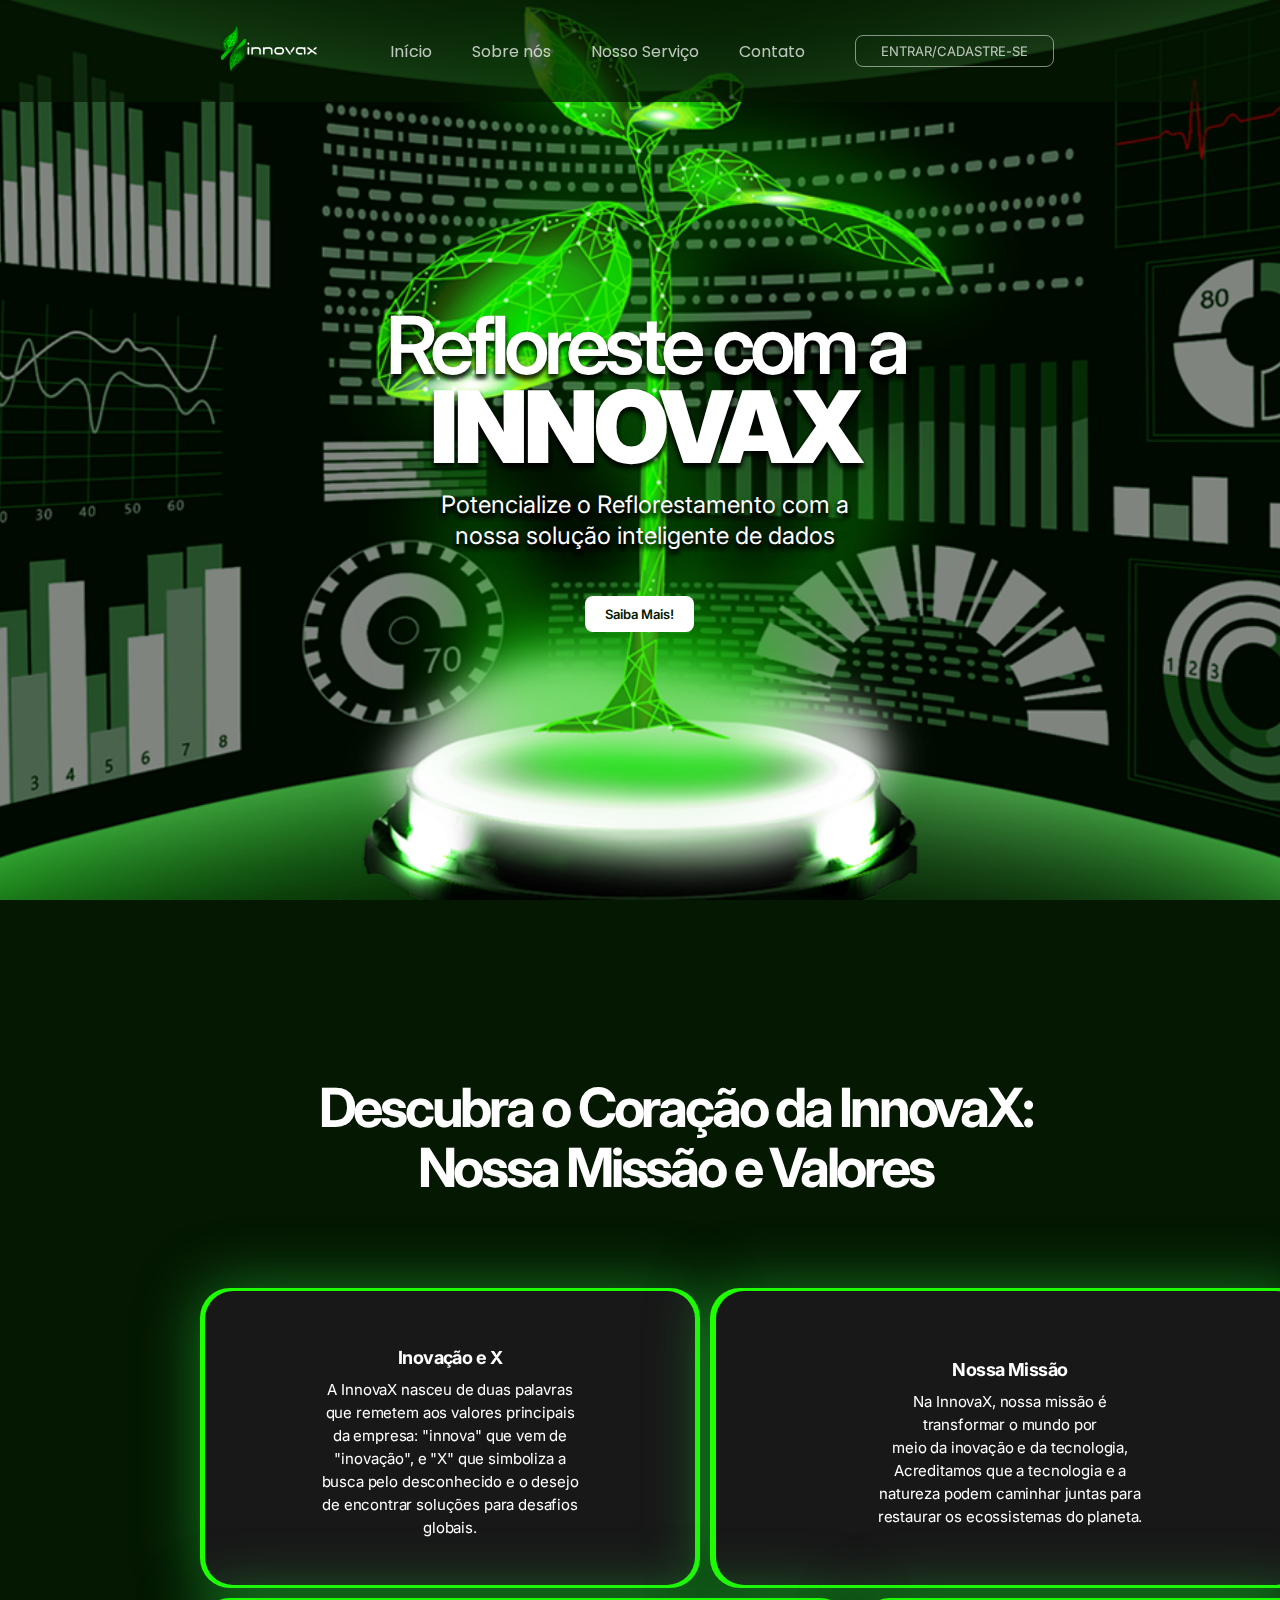
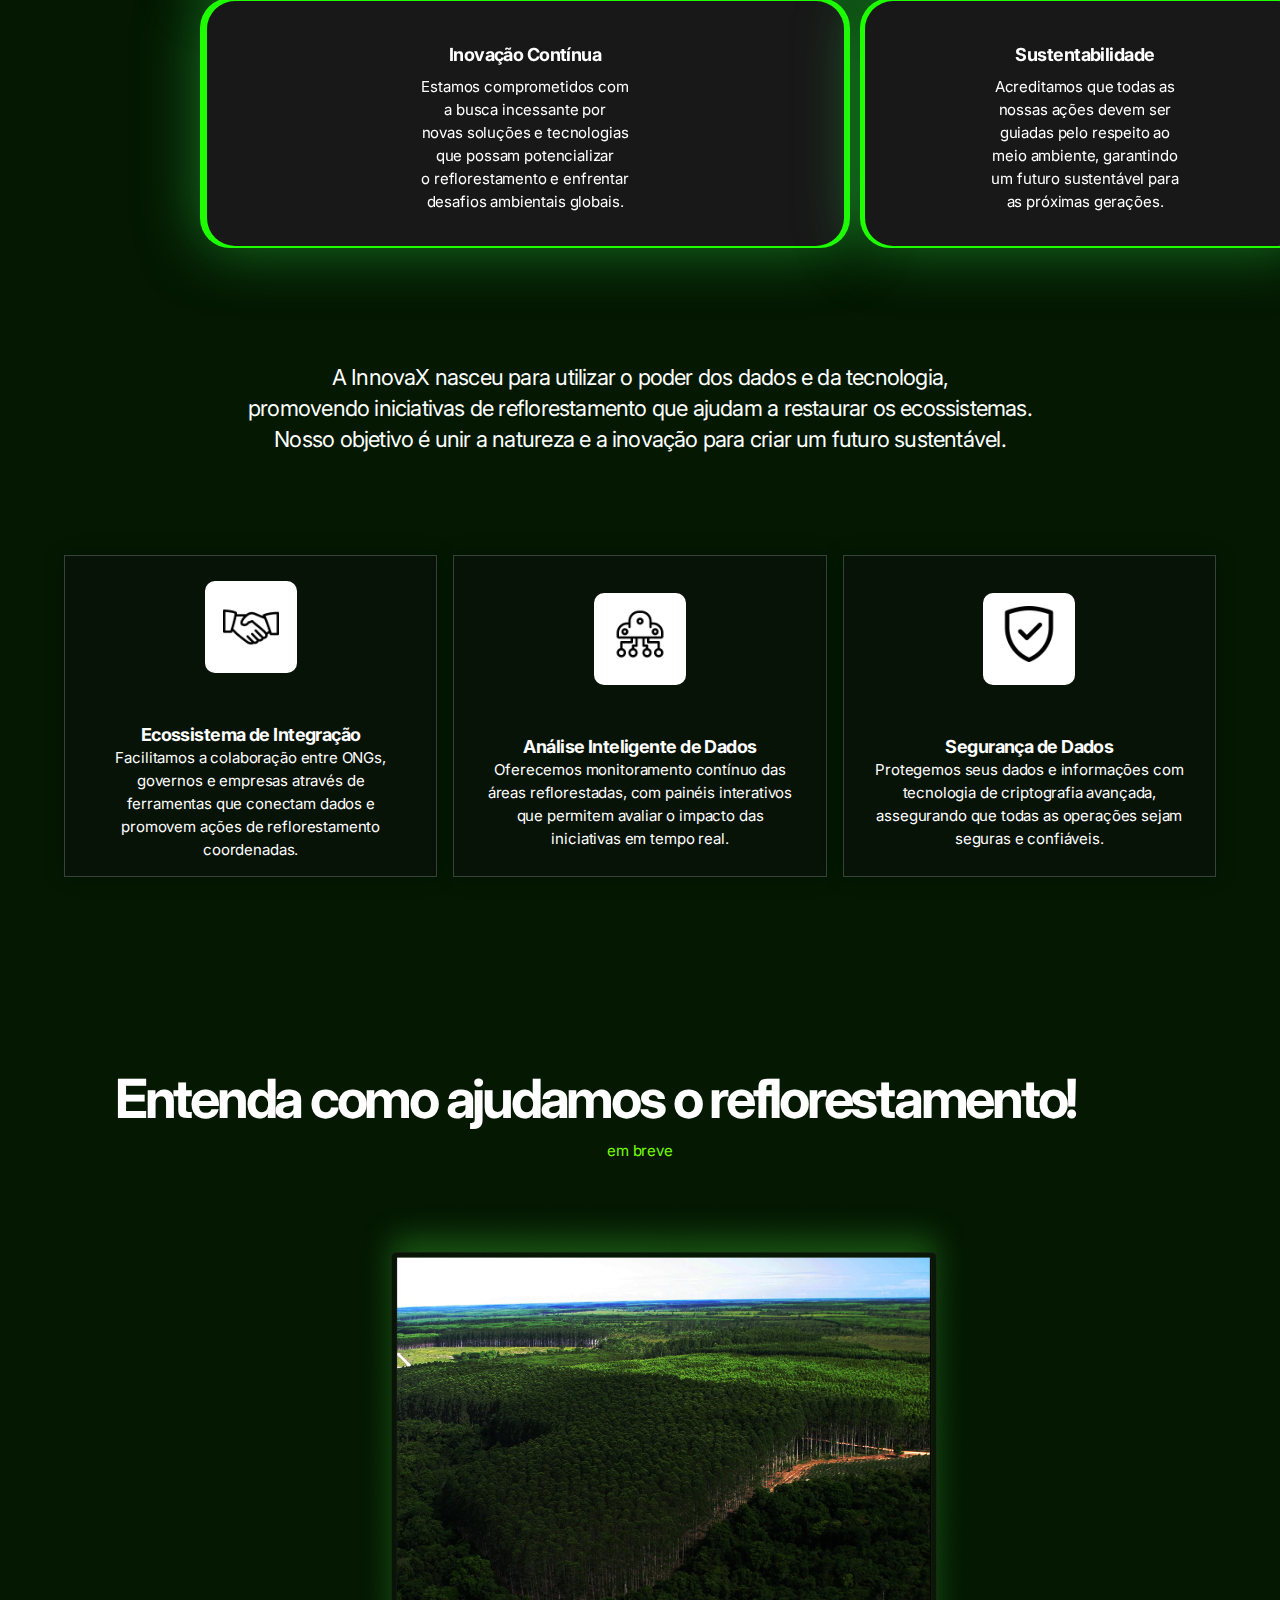
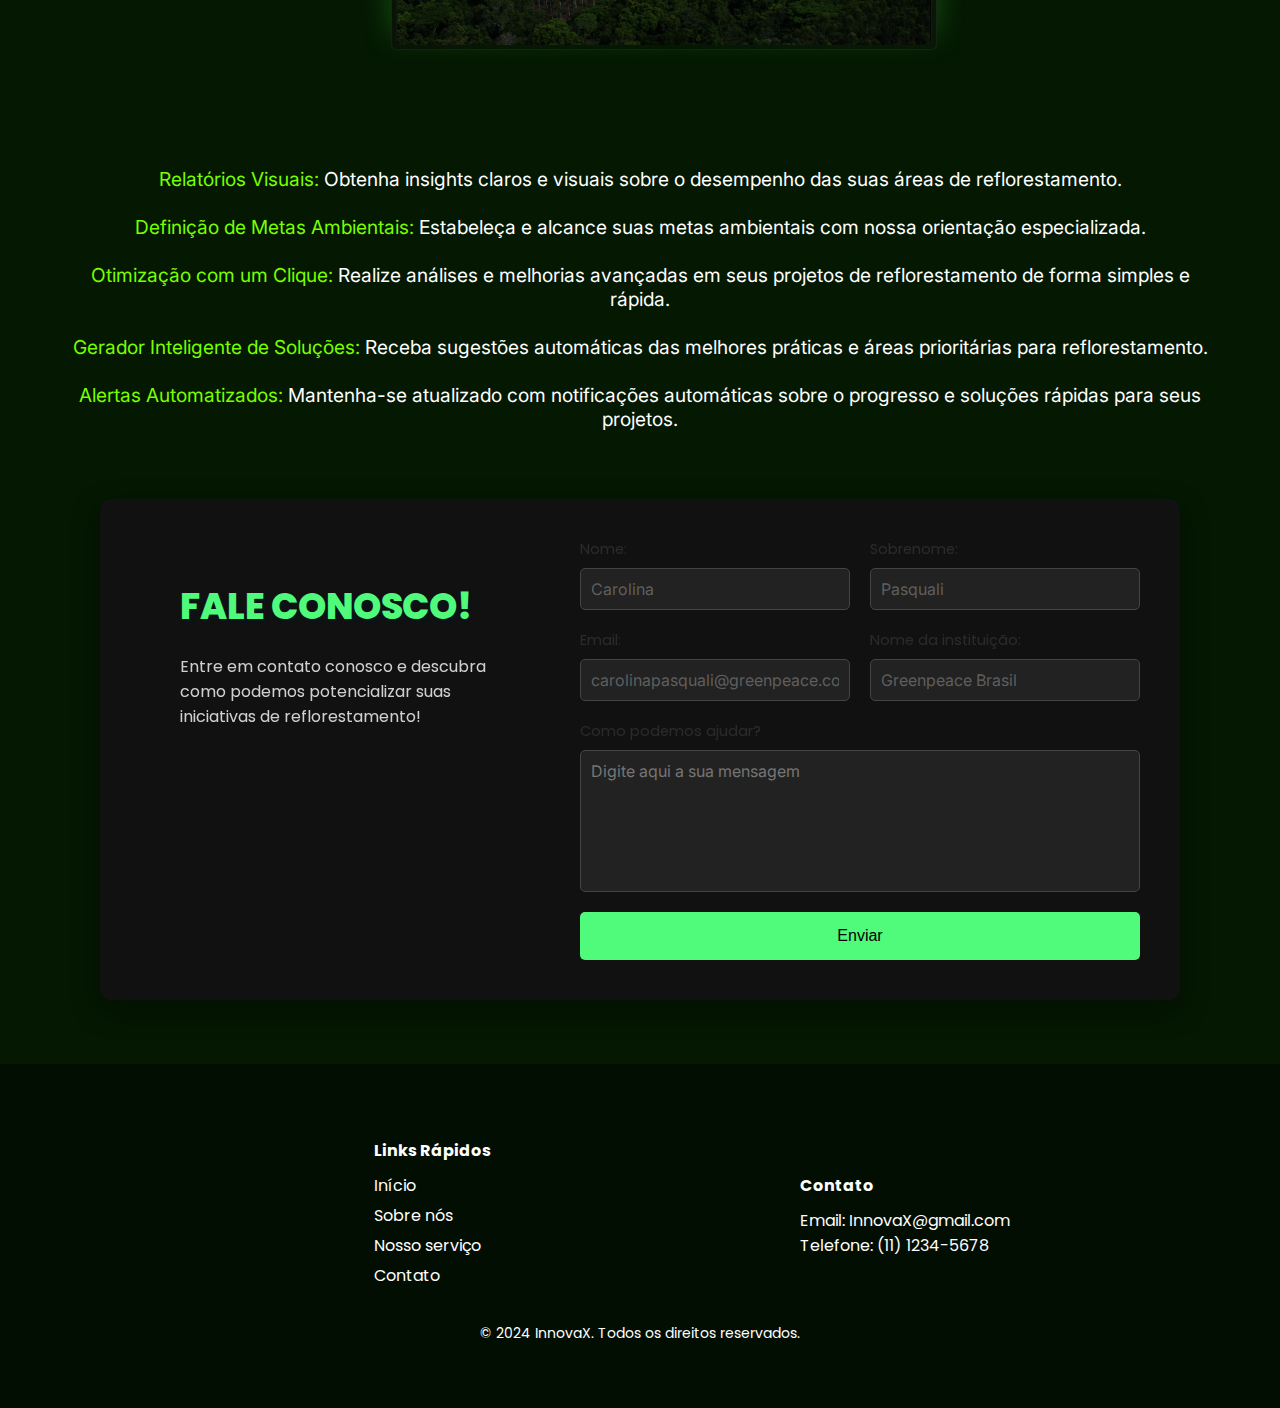
<file: index.html>
<!DOCTYPE html>
<html lang="pt-BR">
  <head>
    <!-- METADADOS -->
    <meta charset="UTF-8" />
    <meta name="viewport" content="width=device-width, initial-scale=1.0" />

    <!-- TITLE -->
    <title>Innovax</title>
    <link rel="shortcut icon" type="imagex/png" href="./assets/82-Sem-Título_20240828181654.ico">

    <!-- FONTS -->
    <link rel="preconnect" href="https://fonts.googleapis.com" />
    <link rel="preconnect" href="https://fonts.gstatic.com" crossorigin />
    <link
      href="https://fonts.googleapis.com/css2?family=Poppins:ital,wght@0,100;0,200;0,300;0,400;0,500;0,600;0,700;0,800;0,900;1,100;1,200;1,300;1,400;1,500;1,600;1,700;1,800;1,900&display=swap"
      rel="stylesheet"
    />

    <!-- STYLE -->
    <link rel="stylesheet" href="style.css" />
  </head>

  <body>
    <header>
      <div class="logo">
        <img src="assets/logo.png" alt="Logo" />
      </div>
      <nav>
        <ul>
          <li><a href="./index.html">Início</a></li>
          <li><a href="#about">Sobre nós</a></li>
          <li><a href="#services">Nosso Serviço</a></li>
          <li><a href="#contato">Contato</a></li>
          <!-- <li><a href="./login/login.html">Entrar</a></li>
          <li><a href="./login/cadastro.html">Cadastrar</a></li> -->
        </ul>
        
      </nav>
      <button class="join-btn"><a href="./login/cadastro.html">Entrar/Cadastre-se</a></button>
    </header>

    <main>
      <section class="home" id="inicio">
        <div>
          <h1>
            Refloreste 
            com a
          </h1>
          <h2>INNOVAX</h2>
          <p>
            Potencialize o Reflorestamento com a <br />
            nossa solução inteligente de dados
          </p>
          
          <a href="#about">Saiba Mais!</a>
        </div>
      </section>

      <section id="about" class="about">
        <h1 class="tit">Descubra o Coração da InnovaX: <br>
            Nossa Missão e Valores</h1>

            <div class="card-1">
                <div class="img-1"> 
                </div>
                <div class="text">
                    <h3>Inovação e X</h3>
                    <p>A InnovaX nasceu de duas palavras <br> que remetem aos valores principais <br> da empresa: "innova" que vem de <br> "inovação", e "X" 
                    que simboliza a <br>busca pelo desconhecido e o desejo <br> de encontrar soluções para desafios <br> globais.</p>
                </div>
            </div>

            <div class="card-2">
                <div class="text">
                    <h3>Nossa Missão</h3>
                    <p>Na InnovaX, nossa missão é <br> transformar o mundo por <br>meio da inovação e da tecnologia, <br>Acreditamos que a tecnologia e a <br>natureza podem caminhar juntas para <br> restaurar os ecossistemas do planeta.</p>
                </div>
            </div>

            <div class="card-3">
                <div class="text">
                    <h3>Inovação Contínua</h3>
                    <p>Estamos comprometidos com <br>a busca incessante por <br>novas soluções e tecnologias <br> que possam potencializar <br> o reflorestamento e enfrentar <br> desafios ambientais globais.</p>
                </div>
            </div>

            <div class="card-4">
                <div class="text">
                    <h3>Sustentabilidade</h3>
                    <p>Acreditamos que todas as <br> nossas ações devem ser <br> guiadas pelo respeito ao <br>meio ambiente, garantindo <br> um futuro sustentável para <br> as próximas gerações.</p>
                </div>
            </div>
        <!-- <div>
          <h1>Sobre nós</h1>
          <p>
            Na InnovaX, nossa missão é transformar o mundo <br />por meio da
            inovação e da tecnologia, <br />
            utilizando dados avançados <br />
            para reflorestamento em larga escala. <br />Acreditamos que a
            tecnologia e a natureza <br />podem caminhar juntas para <br />
            restaurar os ecossistemas do planeta.
          </p>
        </div>

        <img src="./assets/planta.png" alt="" /> -->
      </section>

      <section id="values" class="values">
        <p class="subt">
            A InnovaX nasceu para utilizar o poder dos dados e da tecnologia, <br> promovendo iniciativas de reflorestamento que ajudam a restaurar os ecossistemas. <br> Nosso objetivo é unir a natureza e a inovação para criar um futuro sustentável.</p>

        <div class="card-content">
          <div class="card">
            <div class="quadrinho"><img src="assets/aperto-de-mao.png" style="margin-top: 10px;"></div>

            <h3>Ecossistema de Integração</h3>
            <p>Facilitamos a colaboração entre ONGs, governos e empresas através de ferramentas que conectam dados e promovem ações de reflorestamento coordenadas.</p>
          </div>
          <div class="card">
            <div class="quadrinho"><img src="assets/big-data.png"></div>

            <h3>Análise Inteligente de Dados</h3>
            <p>Oferecemos monitoramento contínuo das áreas reflorestadas, com painéis interativos que permitem avaliar o impacto das iniciativas em tempo real.</p>
          </div>

          <div class="card">
            <div class="quadrinho"><img src="assets/escudo.png" alt=""></div>

            <h3>Segurança de Dados</h3>
            <p>Protegemos seus dados e informações com tecnologia de criptografia avançada, assegurando que todas as operações sejam seguras e confiáveis.</p>
          </div>
          <!-- <div class="card">
            <img src="./assets/planta.png" alt="" />
            <p>Resiliência</p>
          </div> -->
        </div>
      </section>

      <section id="services" class="services">
        <div>
          <h1 class="tit">Entenda como ajudamos o reflorestamento!</h1>
          <h5>em breve</h5>

          <img src="./assets/novaimagem.png" alt="" />

          <p>
            <span>Relatórios Visuais: </span>Obtenha insights claros e visuais sobre o desempenho das suas áreas de reflorestamento.
            <br><br>
            <span>Definição de Metas Ambientais: </span>Estabeleça e alcance suas metas ambientais com nossa orientação especializada.
            <br><br>
            <span>Otimização com um Clique: </span>Realize análises e melhorias avançadas em seus projetos de reflorestamento de forma simples e rápida.
            <br><br>
            <span>Gerador Inteligente de Soluções: </span>Receba sugestões automáticas das melhores práticas e áreas prioritárias para reflorestamento.
            <br><br>
            <span>Alertas Automatizados: </span>Mantenha-se atualizado com notificações automáticas sobre o progresso e soluções rápidas para seus projetos.
          </p>
        </div>

        
      </section>

      <section id="contato">
        <div class="contact">
            <div class="entrar-em-contato">
    
                <h1>Fale conosco!</h1>
                <p>Entre em contato conosco e descubra como podemos potencializar suas iniciativas de reflorestamento!</p>
    
            </div>
    
                <form action="" class="form-contato">
                    <div class="info-principais">
    
                        <div class="inputs">
                            <label for="nome">Nome:</label>
                            <input type="text" id="nome-usuario" placeholder="Carolina">
                        </div>
    
                        <div class="inputs">
                            <label for="sobrenome">Sobrenome:</label>
                            <input type="text" id="nome-usuario" placeholder="Pasquali">
                        </div>
    
                    </div>
    
                    <div class="info-principais">
    
                        <div class="inputs">
                            <label for="email">Email:</label>
                            <input type="email" id="email-usuario" placeholder="carolinapasquali@greenpeace.com">
                        </div>
    
                        <div class="inputs">
                            <label for="instituicao">Nome da instituição:</label>
                            <input type="text" id="empresa-usuario" placeholder="Greenpeace Brasil">
                        </div>
    
                    </div>
                    
                    <div class="info-principais">
                        <div class="inputs">
                        <label for="mensagem">Como podemos ajudar?</label>
                        <textarea id="messagem-usuario" placeholder="Digite aqui a sua mensagem"></textarea>
                    </div>
                    </div>
                    
    
                    <button class="btn-enviar" type="submit">
                        Enviar
                    </button>
                </form>
    
        </div>
    
      </section>

    </main>

    <footer>
      <div class="footer-container">
        <div class="footer-section">
          <h4>Links Rápidos</h4>
          <ul>
            <li><a href="./index.html">Início</a></li>
            <li><a href="#about">Sobre nós</a></li>
            <li><a href="#services">Nosso serviço</a></li>
            <li><a href="#contato">Contato</a></li>
          </ul>
        </div>
        <div class="footer-section">
          <h4>Contato</h4>
          <p>Email: InnovaX@gmail.com</p>
          <p>Telefone: (11) 1234-5678</p>
        </div>
      </div>
      <div class="footer-bottom">
        <p>&copy; 2024 InnovaX. Todos os direitos reservados.</p>
      </div>
    </footer>
  </body>
</html>
</file>
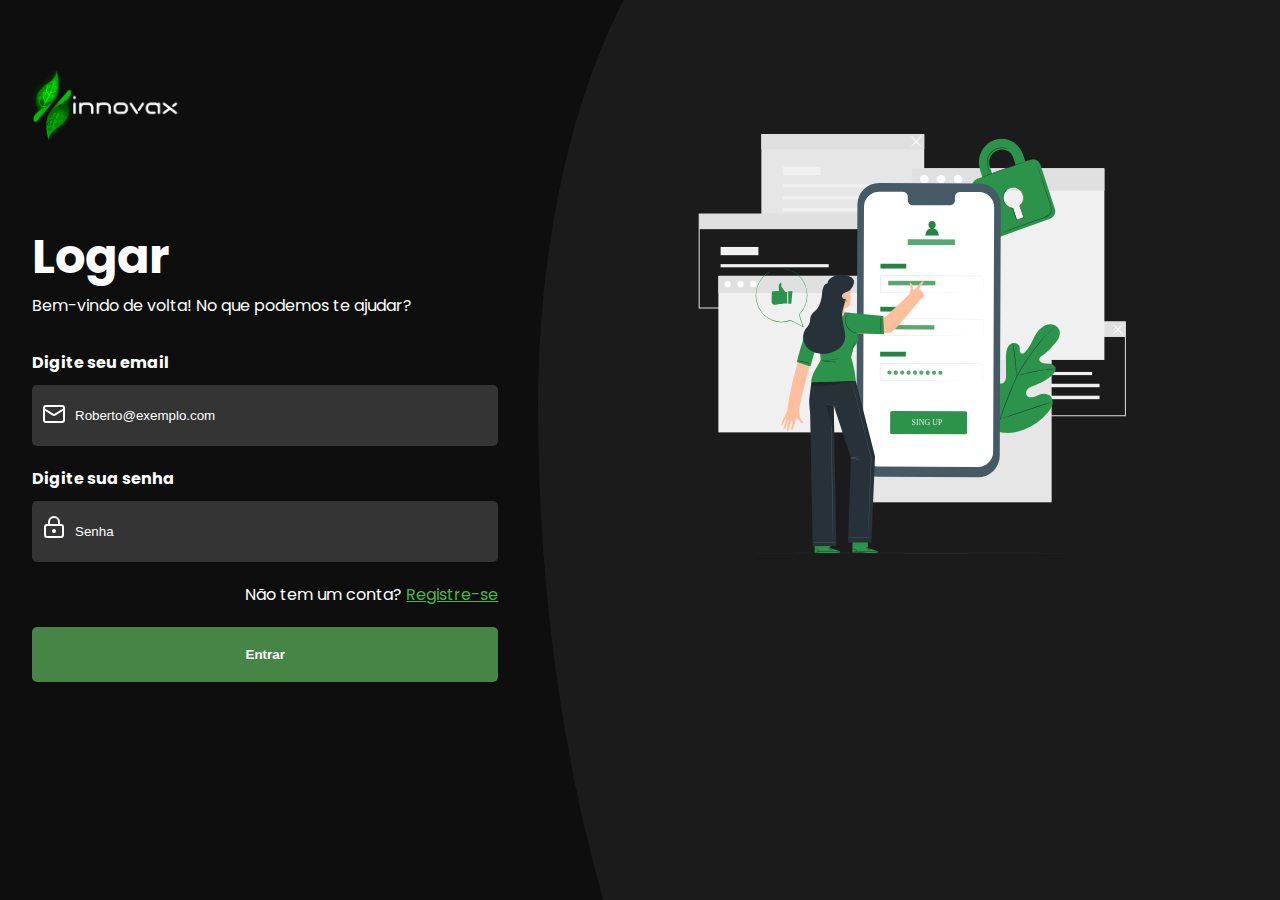
<file: login/index.html>
<!DOCTYPE html>
<html lang="en">
    <head>
        <!-- METADADOS -->
        <meta charset="UTF-8">
        <meta name="viewport" content="width=device-width, initial-scale=1.0">
    
        <!-- TITLE -->
        <title>Login | Innovax </title>
    
        <!-- FONTS -->
        <link rel="preconnect" href="https://fonts.googleapis.com">
        <link rel="preconnect" href="https://fonts.gstatic.com" crossorigin>
        <link
            href="https://fonts.googleapis.com/css2?family=Poppins:ital,wght@0,100;0,200;0,300;0,400;0,500;0,600;0,700;0,800;0,900;1,100;1,200;1,300;1,400;1,500;1,600;1,700;1,800;1,900&display=swap"
            rel="stylesheet">
    
        <!-- STYLE -->
        <link rel="stylesheet" href="style.css">
    </head>
<body>
    <header>
        <img src="../assets/logo.png" alt="Logo">
    </header>

    <main>
        <form>
            <div class="form-header">
                <h1>Logar</h1>
                <p> Bem-vindo de volta! No que podemos te ajudar? </p>
            </div>

            <div class="input-content">
                <div>
                    <p> Digite seu email </p>
                    <input type="email" placeholder="Roberto@exemplo.com">
                    <svg xmlns="http://www.w3.org/2000/svg" width="24" height="24" viewBox="0 0 24 24" fill="none" stroke="currentColor" stroke-width="2" stroke-linecap="round" stroke-linejoin="round" class="lucide lucide-mail"><rect width="20" height="16" x="2" y="4" rx="2"/><path d="m22 7-8.97 5.7a1.94 1.94 0 0 1-2.06 0L2 7"/></svg>
                </div>

                <div>
                    <p> Digite sua senha </p>
                    <input type="password" placeholder="Senha">
                    <svg xmlns="http://www.w3.org/2000/svg" width="24" height="24" viewBox="0 0 24 24" fill="none" stroke="currentColor" stroke-width="2" stroke-linecap="round" stroke-linejoin="round" class="lucide lucide-lock-keyhole"><circle cx="12" cy="16" r="1"/><rect x="3" y="10" width="18" height="12" rx="2"/><path d="M7 10V7a5 5 0 0 1 10 0v3"/></svg>
                </div>

                <a href="./cadastro.html">Não tem um conta? <span>Registre-se</span></a>

                <button>Entrar</button>
                
                
            </div>
        </form>

        <aside>
            <img src="../assets/login.svg" alt="">
        </aside>
    </main>
</body>
</html>
</file>
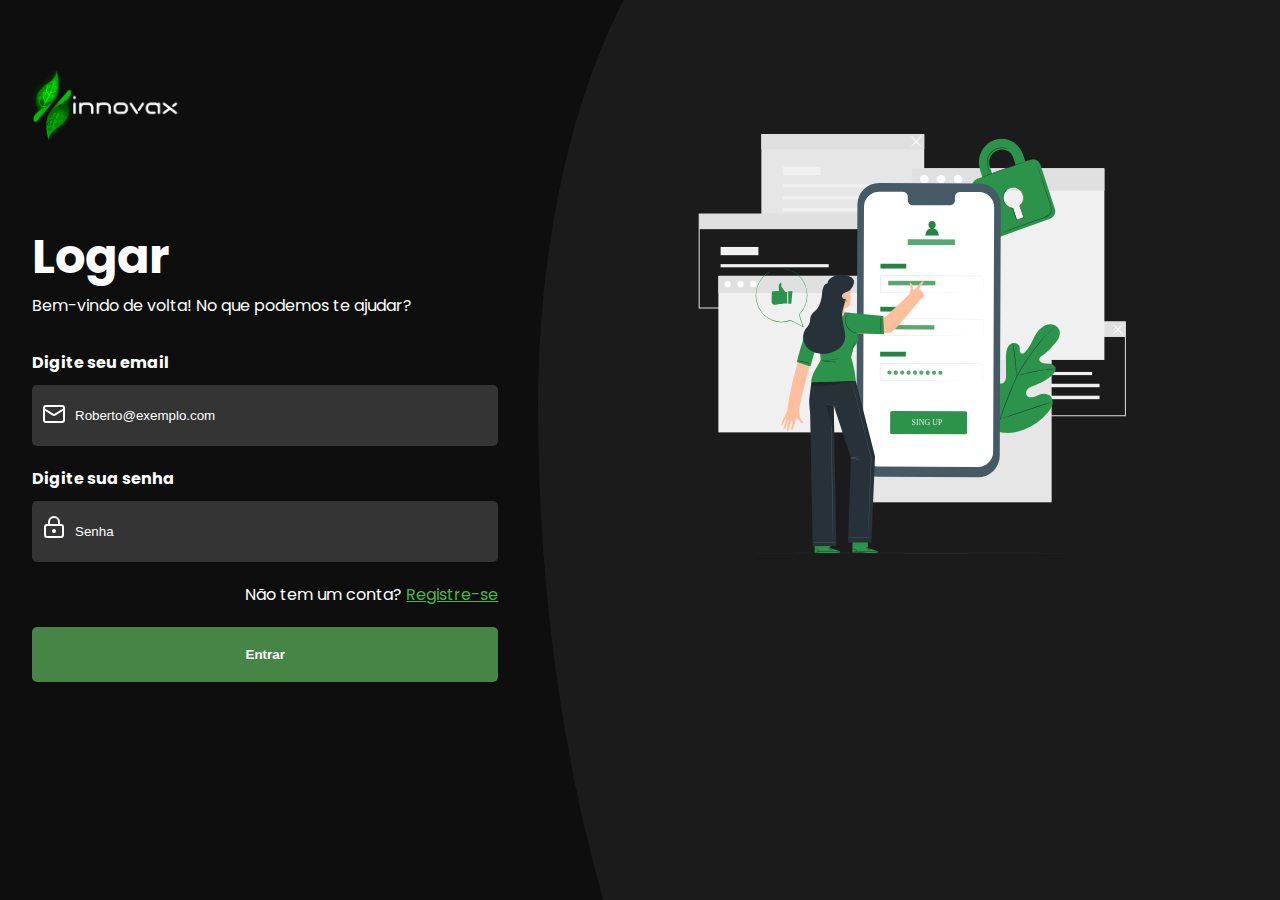
<file: login/login.html>
<!DOCTYPE html>
<html lang="en">

<head>
    <!-- METADADOS -->
    <meta charset="UTF-8">
    <meta name="viewport" content="width=device-width, initial-scale=1.0">

    <!-- TITLE -->
    <title>Login | Innovax </title>

    <!-- FONTS -->
    <link rel="preconnect" href="https://fonts.googleapis.com">
    <link rel="preconnect" href="https://fonts.gstatic.com" crossorigin>
    <link
        href="https://fonts.googleapis.com/css2?family=Poppins:ital,wght@0,100;0,200;0,300;0,400;0,500;0,600;0,700;0,800;0,900;1,100;1,200;1,300;1,400;1,500;1,600;1,700;1,800;1,900&display=swap"
        rel="stylesheet">

    <!-- STYLE -->
    <link rel="stylesheet" href="style.css">
</head>

<body>
    <header>
        <img src="../assets/logo.png" alt="Logo" onclick="window.location.href = '../index.html'">
    </header>

    <main>
        <form>
            <div class="form-header">
                <h1>Logar</h1>
                <p> Bem-vindo de volta! No que podemos te ajudar? </p>
            </div>

            <div class="input-content">
                <div>
                    <p> Digite seu email </p>
                    <input type="email" id="iptEmail" placeholder="Roberto@exemplo.com">
                    <svg xmlns="http://www.w3.org/2000/svg" width="24" height="24" viewBox="0 0 24 24" fill="none"
                        stroke="currentColor" stroke-width="2" stroke-linecap="round" stroke-linejoin="round"
                        class="lucide lucide-mail">
                        <rect width="20" height="16" x="2" y="4" rx="2" />
                        <path d="m22 7-8.97 5.7a1.94 1.94 0 0 1-2.06 0L2 7" />
                    </svg>
                </div>

                <div>
                    <p> Digite sua senha </p>
                    <input type="password" id="iptPasswd" placeholder="Senha">
                    <svg xmlns="http://www.w3.org/2000/svg" width="24" height="24" viewBox="0 0 24 24" fill="none"
                        stroke="currentColor" stroke-width="2" stroke-linecap="round" stroke-linejoin="round"
                        class="lucide lucide-lock-keyhole">
                        <circle cx="12" cy="16" r="1" />
                        <rect x="3" y="10" width="18" height="12" rx="2" />
                        <path d="M7 10V7a5 5 0 0 1 10 0v3" />
                    </svg>
                </div>

                <a href="./cadastro.html">Não tem um conta? <span>Registre-se</span></a>


                <p id="warning">Preencha todos os campos</p>

                <button onclick="validar()" id="btnSubmit" type="button">Entrar</button>
            </div>
        </form>

        <aside>
            <img src="../assets/login.svg" alt="">
        </aside>

        <script>
            function validar() {

                const email = iptEmail
                const passwd = iptPasswd

                if (!passwd.value && !email.value) {

                    passwd.classList.add("input-warning")
                    email.classList.add("input-warning")

                    warning.style.display = "block"

                    email.focus()
                } else if (!email.value) {
                    email.classList.add("input-warning")
                    passwd.classList.remove("input-warning")

                    warning.style.display = "block"
                    warning.innerText = "Preencha o email"

                    email.focus()
                }  else if (!passwd.value) {
                    passwd.classList.add("input-warning")
                    email.classList.remove("input-warning")


                    warning.style.display = "block"
                    warning.innerText = "Preencha a senha"

                    passwd.focus()
                } else {
                    passwd.classList.remove("input-warning")
                    email.classList.remove("input-warning")

                    btnSubmit.innerText = "Acessando"
                    btnSubmit.style.background = "green"

                    setTimeout(() => window.location = "../index.html", 3000)
                }

            }

        </script>
    </main>
</body>

</html>
</file>
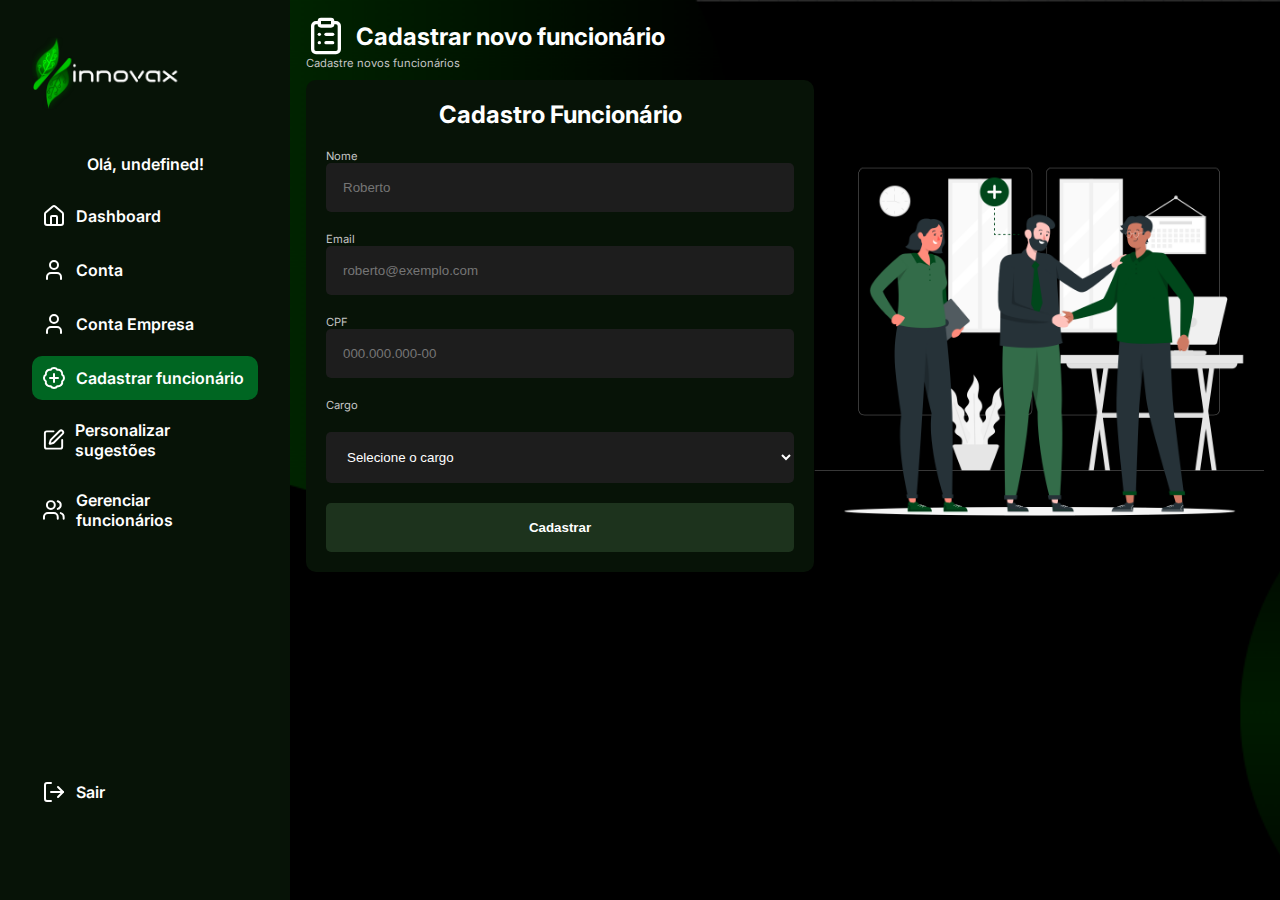
<file: public/dashboard/cadastroFuncionario.html>
<!DOCTYPE html>
<html lang="pt-BR">

<head>
    <meta charset="UTF-8">
    <meta name="viewport" content="width=device-width, initial-scale=1.0">
    <title>Cadastro de Funcionários | Innovax</title>
    <link rel="shortcut icon" type="imagex/png" href="../assets/82-Sem-Título_20240828181654.ico">

    <!-- LINKS -->
    <link rel="stylesheet" href="./style/global.styles.css">
    <link rel="stylesheet" href="./style/form.styles.css">


    <!-- FONTS -->
    <link rel="preconnect" href="https://fonts.googleapis.com" />
    <link rel="preconnect" href="https://fonts.gstatic.com" crossorigin />
    <link
        href="https://fonts.googleapis.com/css2?family=Poppins:ital,wght@0,100;0,200;0,300;0,400;0,500;0,600;0,700;0,800;0,900;1,100;1,200;1,300;1,400;1,500;1,600;1,700;1,800;1,900&display=swap"
        rel="stylesheet" />
</head>

<body>
    <aside>
        <img src="../assets/logo.png" alt="">
        <p>Olá, <span id="b_usuario"></span>!</p>

        <nav>
            <ul>
                <li><a href="dashboard.html" onmouseover="this.style.color='#00d300'"
                        onmouseout="this.style.color='white'" href=""> <svg xmlns="http://www.w3.org/2000/svg"
                            width="24" height="24" viewBox="0 0 24 24" fill="none" stroke="currentColor"
                            stroke-width="2" stroke-linecap="round" stroke-linejoin="round" class="lucide lucide-house">
                            <path d="M15 21v-8a1 1 0 0 0-1-1h-4a1 1 0 0 0-1 1v8" />
                            <path
                                d="M3 10a2 2 0 0 1 .709-1.528l7-5.999a2 2 0 0 1 2.582 0l7 5.999A2 2 0 0 1 21 10v9a2 2 0 0 1-2 2H5a2 2 0 0 1-2-2z" />
                        </svg> <span>Dashboard</span></a></li>
                <li><a href="./atualizarDados.html" id="atualizarDados" onmouseover="this.style.color='#00d300'"
                        onmouseout="this.style.color='white'"><svg xmlns="http://www.w3.org/2000/svg" width="24"
                            height="24" viewBox="0 0 24 24" fill="none" stroke="currentColor" stroke-width="2"
                            stroke-linecap="round" stroke-linejoin="round" class="lucide lucide-user">
                            <path d="M19 21v-2a4 4 0 0 0-4-4H9a4 4 0 0 0-4 4v2" />
                            <circle cx="12" cy="7" r="4" />
                        </svg><span>Conta</span></a>
                </li>
                <span class="total">
                    <div class="atualizarDadosEmpresa">
                        <li><a href="./atualizarDadosEmpresa.html" id="atualizarDados"
                                onmouseover="this.style.color='#00d300'" onmouseout="this.style.color='white'"><svg
                                    xmlns="http://www.w3.org/2000/svg" width="24" height="24" viewBox="0 0 24 24"
                                    fill="none" stroke="currentColor" stroke-width="2" stroke-linecap="round"
                                    stroke-linejoin="round" class="lucide lucide-user">
                                    <path d="M19 21v-2a4 4 0 0 0-4-4H9a4 4 0 0 0-4 4v2" />
                                    <circle cx="12" cy="7" r="4" />
                                </svg><span>Conta Empresa</span></a>
                        </li>
                    </div>
                    <li class="cadastroFuncionario"><a style="background: #006622"
                            href="./cadastroFuncionario.html"><svg xmlns="http://www.w3.org/2000/svg" width="24"
                                height="24" viewBox="0 0 24 24" fill="none" stroke="currentColor" stroke-width="2"
                                stroke-linecap="round" stroke-linejoin="round" class="lucide lucide-badge-plus">
                                <path
                                    d="M3.85 8.62a4 4 0 0 1 4.78-4.77 4 4 0 0 1 6.74 0 4 4 0 0 1 4.78 4.78 4 4 0 0 1 0 6.74 4 4 0 0 1-4.77 4.78 4 4 0 0 1-6.75 0 4 4 0 0 1-4.78-4.77 4 4 0 0 1 0-6.76Z" />
                                <line x1="12" x2="12" y1="8" y2="16" />
                                <line x1="8" x2="16" y1="12" y2="12" />
                            </svg><span>Cadastrar funcionário</span></a>
                    </li>
                    <li><a href="./personalizarSugestoes.html" onmouseover="this.style.color='#00d300'"
                            onmouseout="this.style.color='white'">
                            <svg xmlns="http://www.w3.org/2000/svg" width="24" height="24" viewBox="0 0 24 24"
                                fill="none" stroke="currentColor" stroke-width="2" stroke-linecap="round"
                                stroke-linejoin="round" class="lucide lucide-square-pen">
                                <path d="M12 3H5a2 2 0 0 0-2 2v14a2 2 0 0 0 2 2h14a2 2 0 0 0 2-2v-7" />
                                <path
                                    d="M18.375 2.625a1 1 0 0 1 3 3l-9.013 9.014a2 2 0 0 1-.853.505l-2.873.84a.5.5 0 0 1-.62-.62l.84-2.873a2 2 0 0 1 .506-.852z" />
                            </svg><span>Personalizar sugestões</span></a>
                    </li>
                    <li class="gerenciarFuncionario" id="gerenciarFuncionario"><a href=""
                            onmouseover="this.style.color='#00d300'" onmouseout="this.style.color='white'">
                            <svg xmlns="http://www.w3.org/2000/svg" width="24" height="24" viewBox="0 0 24 24"
                                fill="none" stroke="currentColor" stroke-width="2" stroke-linecap="round"
                                stroke-linejoin="round" class="lucide lucide-users">
                                <path d="M16 21v-2a4 4 0 0 0-4-4H6a4 4 0 0 0-4 4v2" />
                                <circle cx="9" cy="7" r="4" />
                                <path d="M22 21v-2a4 4 0 0 0-3-3.87" />
                                <path d="M16 3.13a4 4 0 0 1 0 7.75" />
                            </svg><span>Gerenciar funcionários</span></a>
                    </li>
                </span>
            </ul>

            <li onclick="deslogar()" class="exit"><a href="#" onmouseover="this.style.color='#00d300'"
                    onmouseout="this.style.color='white'"><svg xmlns="http://www.w3.org/2000/svg" width="24" height="24"
                        viewBox="0 0 24 24" fill="none" stroke="currentColor" stroke-width="2" stroke-linecap="round"
                        stroke-linejoin="round" class="lucide lucide-log-out">
                        <path d="M9 21H5a2 2 0 0 1-2-2V5a2 2 0 0 1 2-2h4" />
                        <polyline points="16 17 21 12 16 7" />
                        <line x1="21" x2="9" y1="12" y2="12" />
                    </svg><span>Sair</span></a></li>
        </nav>
    </aside>
    <main>
        <header>
            <div>
                <svg xmlns="http://www.w3.org/2000/svg" width="40" height="40" viewBox="0 0 24 24" fill="none"
                    stroke="currentColor" stroke-width="2" stroke-linecap="round" stroke-linejoin="round"
                    class="lucide lucide-clipboard-list">
                    <rect width="8" height="4" x="8" y="2" rx="1" ry="1" />
                    <path d="M16 4h2a2 2 0 0 1 2 2v14a2 2 0 0 1-2 2H6a2 2 0 0 1-2-2V6a2 2 0 0 1 2-2h2" />
                    <path d="M12 11h4" />
                    <path d="M12 16h4" />
                    <path d="M8 11h.01" />
                    <path d="M8 16h.01" />
                </svg>
                <h1>Cadastrar novo funcionário</h1>
            </div>
            <p> Cadastre novos funcionários </p>
        </header>
        <div class="flex-content">
            <div class="form">
                <h2>Cadastro Funcionário</h2>
                <div>
                    <p>Nome</p>
                    <input type="Nome" id="iptNome" placeholder="Roberto">
                </div>
                <div>
                    <p>Email</p>
                    <input type="email" type="email" id="iptEmail" placeholder="roberto@exemplo.com">
                </div>
                <div>
                    <p>CPF</p>
                    <input type="CPF" id="iptCPF" placeholder="000.000.000-00">
                </div>
                    <div>
                        <p>Cargo</p>
                    </div>
                    <select name="" id="iptCargo">
                        <option value="">Selecione o cargo</option>
                        <option class="cargoAlto" value="1">Representante</option>
                        <option class="cargoAlto2" value="2">Gerente</option>
                        <option value="3">Funcionário</option>
                    </select>
                    <p id="warning">Preencha todos os campos!</p>
                    <button onclick="cadastrar()" id="btnSubmit" type="button">Cadastrar</button>
                </div>


      
                <img src="../assets/funcionario.png" alt="">
            </div>
    </main>
    <div id="warningEditar">
        <svg xmlns="http://www.w3.org/2000/svg" width="40" height="40" viewBox="0 0 24 24" fill="none"
            stroke="currentColor" stroke-width="2" stroke-linecap="round" stroke-linejoin="round"
            class="lucide lucide-shield-check">
            <path
                d="M20 13c0 5-3.5 7.5-7.66 8.95a1 1 0 0 1-.67-.01C7.5 20.5 4 18 4 13V6a1 1 0 0 1 1-1c2 0 4.5-1.2 6.24-2.72a1.17 1.17 0 0 1 1.52 0C14.51 3.81 17 5 19 5a1 1 0 0 1 1 1z" />
            <path d="m9 12 2 2 4-4" />
        </svg>
        <div>
            <h3>Cadastro de funcionario feito!</h3>
            <p>Cadastro realizado com sucesso</p> 
        </div>

    </div>
    </body>

    <script>

        function deslogar() {
            sessionStorage.clear()
            window.location = "../"
        }


        b_usuario.innerHTML = sessionStorage.NOME_USUARIO;

        if (sessionStorage.getItem('fkUserRole') === '3') {
            document.querySelector(".total").classList.add("display-none")
        } else if (sessionStorage.getItem('fkUserRole') === '2') {
            document.querySelector(".atualizarDadosEmpresa").style.display = 'none'
            document.querySelector(".cargoAlto").style.display = 'none'
            document.querySelector(".cargoAlto2").style.display = 'none'
            document.querySelector("#gerenciarFuncionario a").href = "./gerenciarFuncionario-gerente.html";
        } else if (sessionStorage.getItem('fkUserRole') === '1') {
            document.querySelector("#gerenciarFuncionario a").href = "./gerenciarFuncionario.html";
        }

        function cadastrar() {

            var idEmpresa = sessionStorage.idEmpresa;




            const email = iptEmail
            const cpf = iptCPF
            const nome = iptNome
            let userRole = iptCargo

            let emailValido = email.value.indexOf("@") > 0 && (email.value.indexOf(".com") > email.value.indexOf("@"));
            let regexMaiuscula = /[A-Z]/;
            let regexMinuscula = /[a-z]/;
            let regexNumeros = /[0-9]/;
            let regexEspecial = /[!@#$%^&*(),.?":{}|<>]/;



            if (!cpf.value && !email.value && !nome.value && !iptCargo.value) {

                cpf.classList.add("input-warning")
                email.classList.add("input-warning")
                nome.classList.add("input-warning")
                userRole.classList.add("input-warning")

                warning.style.display = "block"

                email.focus()
            } else if (!nome.value) {
                cpf.classList.remove("input-warning")
                email.classList.remove("input-warning")
                userRole.classList.remove("input-warning")
                nome.classList.add("input-warning")

                warning.style.display = "block"
                warning.innerText = "Preencha o nome"

                nome.focus()
            } else if (userRole.value == "") {
                email.classList.remove("input-warning")
                nome.classList.remove("input-warning")
                cpf.classList.remove("input-warning")
                userRole.classList.add("input-warning")


                warning.style.display = "block"
                warning.innerText = "Selecione o cargo do funcionário"

                userRole.focus()
            }

            else if (!cpf.value) {
                email.classList.remove("input-warning")
                nome.classList.remove("input-warning")
                userRole.classList.remove("input-warning")
                cpf.classList.add("input-warning")


                warning.style.display = "block"
                warning.innerText = "Preencha o CPF"

                cnpj.focus()
            }

            else if (cpf.value.length < 11 || cpf.value.length > 11 || regexMaiuscula.test(cpf.value) || regexMinuscula.test(cpf.value)) {

                email.classList.remove("input-warning")
                nome.classList.remove("input-warning")
                userRole.classList.remove("input-warning")
                cpf.classList.add("input-warning")


                warning.style.display = "block"
                warning.innerText = "Preencha apenas com os 11 dígitos numéricos do CPF"
                cpf.focus()
            } else if (!emailValido) {

                cpf.classList.remove("input-warning")
                nome.classList.remove("input-warning")
                userRole.classList.remove("input-warning")
                email.classList.add("input-warning")

                warning.style.display = "block"
                warning.innerText = "Preencha um email válido"
            } else {
                btnSubmit.disabled = true

                console.log(userRole.value)
                fetch("/usuario/cadastrarFuncionario", {
                    method: "POST",
                    headers: { "Content-Type": "application/json" },
                    body: JSON.stringify({
                        nomeServer: nome.value,
                        cpfServer: cpf.value,
                        emailServer: email.value,
                        senhaServer: cpf.value,
                        fkEmpresaServer: idEmpresa,
                        fkUserRoleServer: userRole.value
                    })
                }).then(response => {
                    console.log("Insert Response: ")
                    console.log(response)
                    if (response.ok) {
                        warning.innerText = ""
                        /*   passwd.classList.remove("input-warning") */
                        email.classList.remove("input-warning")
                        cpf.classList.remove("input-warning")
                        nome.classList.remove("input-warning")
                        userRole.classList.remove("input-warning")

                        btnSubmit.innerText = "Cadastro realizado com sucesso!";
                         btnSubmit.style.background = "green"

                          warningEditar.style.display = "flex"
                    
                    setTimeout(() => {
                        warningEditar.style.display = "none"
                        window.location.reload();
                    }, 3000)

                    }
                }).catch(error => {
                    btnSubmit.disabled = false
                    console.log("Erro na Inserção: " + error)
                })
            }
        }


    </script>
</body>

</html>
</file>
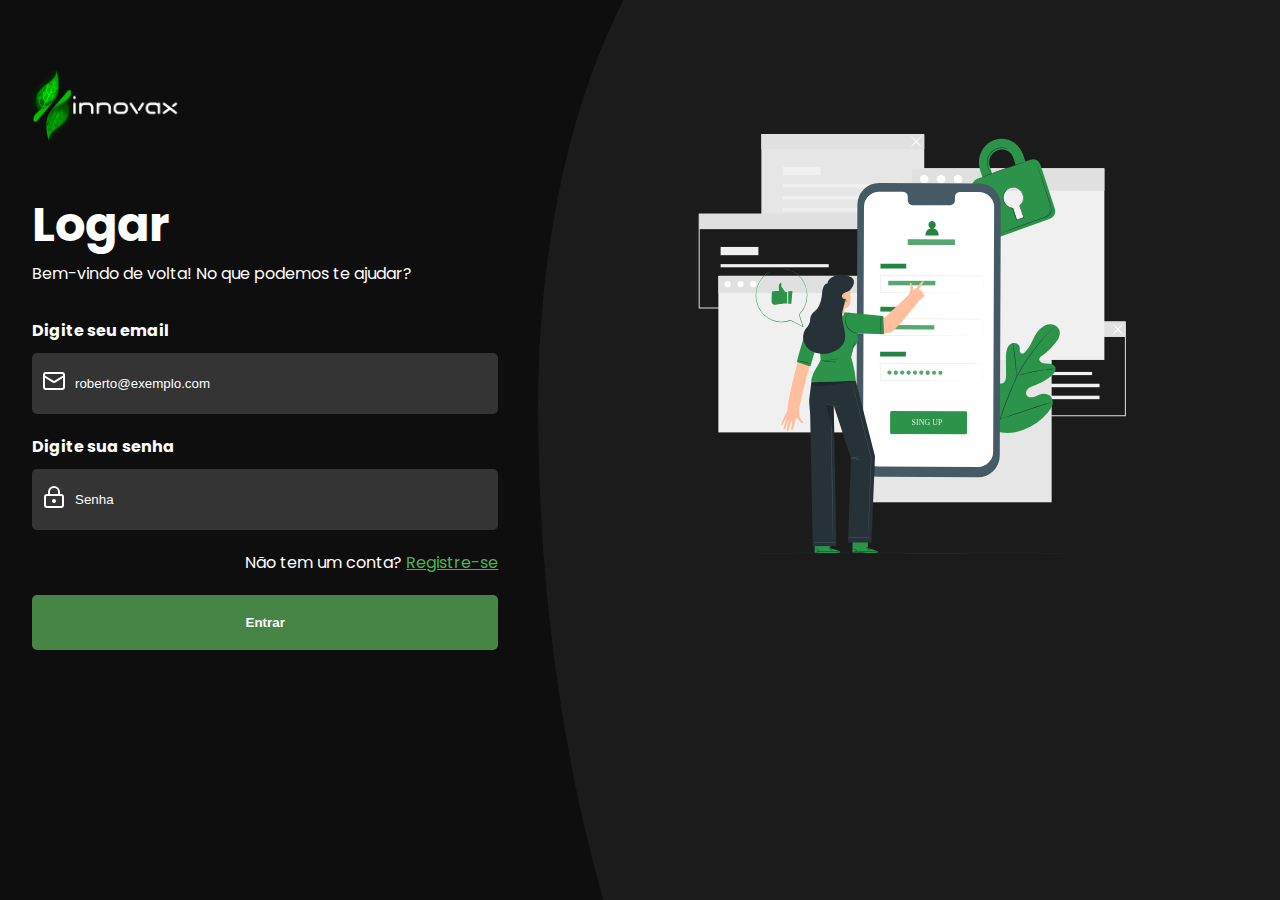
<file: public/login/login.html>
<!DOCTYPE html>
<html lang="en">

<head>
    <!-- METADADOS -->
    <meta charset="UTF-8">
    <meta name="viewport" content="width=device-width, initial-scale=1.0">

    <!-- TITLE -->
    <title>Login | Innovax </title>
    <link rel="shortcut icon" type="imagex/png" href="../assets/82-Sem-Título_20240828181654.ico">

    <!-- FONTS -->
    <link rel="preconnect" href="https://fonts.googleapis.com">
    <link rel="preconnect" href="https://fonts.gstatic.com" crossorigin>
    <link
        href="https://fonts.googleapis.com/css2?family=Poppins:ital,wght@0,100;0,200;0,300;0,400;0,500;0,600;0,700;0,800;0,900;1,100;1,200;1,300;1,400;1,500;1,600;1,700;1,800;1,900&display=swap"
        rel="stylesheet">

    <!-- STYLE -->
    <link rel="stylesheet" href="style.css"> 
</head>

<body>
    <header>
        <img src="../assets/logo.png" alt="Logo" onclick="window.location.href = '../index.html'">
    </header> 

    <main>
        <form>
            <div class="form-header">
                <h1>Logar</h1>
                <p> Bem-vindo de volta! No que podemos te ajudar? </p>
            </div>

            <div class="input-content">
                <div class="relative">
                    <p> Digite seu email </p>
                    <input type="email" id="iptEmail" placeholder="roberto@exemplo.com">
                    <svg xmlns="http://www.w3.org/2000/svg" width="24" height="24" viewBox="0 0 24 24" fill="none"
                        stroke="currentColor" stroke-width="2" stroke-linecap="round" stroke-linejoin="round"
                        class="lucide lucide-mail">
                        <rect width="20" height="16" x="2" y="4" rx="2" />
                        <path d="m22 7-8.97 5.7a1.94 1.94 0 0 1-2.06 0L2 7" />
                    </svg>
                </div>

                <div class="relative">
                    <p> Digite sua senha </p>
                    <input type="password" id="iptPasswd" placeholder="Senha">
                    <svg xmlns="http://www.w3.org/2000/svg" width="24" height="24" viewBox="0 0 24 24" fill="none"
                        stroke="currentColor" stroke-width="2" stroke-linecap="round" stroke-linejoin="round"
                        class="lucide lucide-lock-keyhole">
                        <circle cx="12" cy="16" r="1" />
                        <rect x="3" y="10" width="18" height="12" rx="2" />
                        <path d="M7 10V7a5 5 0 0 1 10 0v3" />
                    </svg>
                </div>

                <a href="./cadastro.html">Não tem um conta? <span>Registre-se</span></a>


                <p id="warning">Preencha todos os campos</p>

                <button onclick="validar()" id="btnSubmit" type="button">Entrar</button>
            </div>
        </form>

        <aside>
            <img src="../assets/login.svg" alt="">
        </aside>

        <script>


            function validar() {

                const email = document.getElementById('iptEmail');
                const passwd = document.getElementById('iptPasswd');
                const warning = document.getElementById('warning');

                if (!email.value || !passwd.value) {
                    warning.style.display = "block";
                    warning.innerText = "Preencha todos os campos";
                    passwd.classList.add("input-warning")
                    email.classList.add("input-warning")

                    return;
                }

                fetch("/usuario/autenticar", {
                    method: "POST",
                    headers: { "Content-Type": "application/json" },
                    body: JSON.stringify({
                        emailServer: email.value,
                        senhaServer: passwd.value,
                    }),
                })
                    .then(response => {
                        if (response.status == 200) {
                            
                            response.json().then(data => {

                                sessionStorage.NOME_USUARIO = data.nome
                                sessionStorage.ID_USUARIO = data.id
                                sessionStorage.CPF_USUARIO = data.cpf
                                sessionStorage.EMAIL_USUARIO = data.email
                                sessionStorage.SENHA_USUARIO = data.senha
                                sessionStorage.fkUserRole = data.fkUserRole
                                sessionStorage.userRole = data.userRole
                                sessionStorage.idEmpresa = data.idEmpresa
                                sessionStorage.NOME_EMPRESA = data.nomeFantasia
                                sessionStorage.RAZAO = data.razaoSocial
                                sessionStorage.CNPJ = data.cnpj
                             
                                

                                console.log(data)

                                btnSubmit.innerText = "Redirecionando"
                                btnSubmit.style.background = "green"
    
                                setTimeout(() => {
                                   window.location.href = "../dashboard/dashboard.html";
                                }, 2000);

                            })
                            

                            
                            

                        } else {
                            warning.style.display = "block";
                            warning.innerText = "Email ou senha incorretos!";
                        }
                    })
                    .catch(e => console.error(e))

            }






        </script>
    </main>
</body>

</html>
</file>
<file: style.css>
/* fonte principal */
@import url('https://fonts.googleapis.com/css2?family=Inter:ital,opsz,wght@0,14..32,100..900;1,14..32,100..900&display=swap');

* {
    padding: 0;
    margin: 0;
}   

html {
    scroll-behavior: smooth;
}

body {
    background-color: #041802;
    color: white;
    font-family: 'Poppins', sans-serif;
    transition: .2s;
}

header {
    position: fixed;
    top: 0;
    width: 100%;

    padding: 20px 2rem;
    background-color: #041802b3;
    align-items: center;
    display: flex;
    justify-content: center;

    margin-bottom: 4rem;

    z-index: 10000;
}

.logo img {
    width: 100px;
    height: 50px;
    object-fit: cover;
    margin-left: -170px;
    margin-top: 5px;
}

nav {
    display: flex;
}

nav ul {
    display: flex;
    align-items: center;
    gap: 40px;
    margin-right: -350px;
}

nav a:hover {
    text-shadow: 0px 0px 15px #44ff00;
    transform: scale(1.05);
}

nav li::after{
    content: '';
    position: absolute;
    left: 0;
    bottom: -1px;


    width: 60px;
    height: 1px;
    background: #77ff00;

    transform: scaleX(0);
    transform-origin: right;
    transition: transform 0.4s;
}

button.nav-links:hover {
    cursor: pointer;
    opacity: 1;
    transform: rotateY(-5px);
}

.join-btn {
    padding: 2px 25px;
    text-transform: uppercase;
    border-radius: 8px;
    font-family: 'Inter';
    font-style: normal;
    margin-left: 400px;
    margin-right: -100px;
    font-weight: 400;
    font-size: 13px;
    line-height: 26px;
    letter-spacing: -0.0001em;
    color: #ffffff49;
    text-shadow: none;
    background: transparent;
    cursor: pointer;
    box-shadow: transparent;
    border: 1px solid #ffffff80;
    transition: 0.5s ease-in;
    user-select: none;
}

.join-btn:hover, .join-btn:focus {
    color: #ffffff;
  background: #2bff00;
  border: 1px solid #2bff00;
  text-shadow: 0 0 5px #ffffff,
              0 0 10px #ffffff,
              0 0 20px #ffffff;
  box-shadow: 0 0 5px #2bff00,
              0 0 20px #2bff00,
              0 0 50px #2bff00,
              0 0 100px #2bff00;
  font-size: 14px;
  border-color: transparent;
}


/* nav ul li:last-child {
    padding: 10px 20px;
    border-radius: 20px;
    margin: 0 50px 0 0px;
    
    
    border: 2px solid white;
} */

ul {
    list-style: none;
}

a {
    color: rgba(255, 255, 255, 0.738);
    text-decoration: none;
}

h1 {
    font-size: 2rem;
}

section {
    padding: 4rem 4rem;
    color: white;
}

section p {
    font-size: 1.2rem;
}

.home {
    display: flex;
    justify-content: center;
    text-align: center;
    gap: 2rem;
    margin: 0;
    min-height: 100vh;
    background-image: url('assets/tela-fundo1.png');
    background-size: cover; 
    background-position: center; 
    background-repeat: no-repeat;
    background-attachment: fixed;
}

.home h1 {
    position: relative;
    font-family: 'Inter';
    font-style: normal;
    margin-top: 280px;
    margin-left: 10px;
    font-weight: 600;
    font-size: 80px;
    line-height: 1px;
    text-align: center;
    letter-spacing: -0.0706em;
    text-shadow: 0px 4px 4px rgba(0, 0, 0, 0.25), 0px 4px 4px rgba(0, 0, 0, 0.25), 0px 4px 4px rgba(0, 0, 0, 0.25), 0px 4px 4px rgba(0, 0, 0, 0.25), 0px 4px 4px rgba(0, 0, 0, 0.25), 0px 4px 4px rgba(0, 0, 0, 0.25);
}

.home h2{
    position: relative;
    font-family: 'Inter';
    font-style: normal;
    margin-left: 10px;
    margin-top: 30px;
    font-weight: 900;
    font-size: 100px;
    line-height: 104px;
    text-align: center;
    letter-spacing: -0.0406em;
    text-shadow: 0px 4px 4px rgba(0, 0, 0, 0.25), 0px 4px 4px rgba(0, 0, 0, 0.25), 0px 4px 4px rgba(0, 0, 0, 0.25), 0px 4px 4px rgba(0, 0, 0, 0.25), 0px 4px 4px rgba(0, 0, 0, 0.25), 0px 4px 4px rgba(0, 0, 0, 0.25);
}

.section h1 {
    font-size: 3rem;
}

.home p {
    position: relative;
    font-family: 'Inter';
    margin-left: 10.5px;
    margin-top: 10px;
    margin-bottom: 50px;
    font-style: normal;
    font-weight: 400;
    font-size: 24px;
    line-height: 31px;
    text-align: center;
    letter-spacing: -0.0001em;
    color: #FFFFFF;
    text-shadow: 0px 10px 20px rgba(0, 0, 0, 0.25), 0px 4px 4px rgba(0, 0, 0, 0.25), 0px 4px 4px rgba(0, 0, 0, 0.25), 0px 4px 4px rgba(0, 0, 0, 0.25), 0px 4px 4px rgba(0, 0, 0, 0.25), 0px 4px 4px rgba(0, 0, 0, 0.25), 0px 4px 4px rgba(0, 0, 0, 0.25), 0px 4px 4px rgba(0, 0, 0, 0.25);
}

.home img {
    width: 100%;
    max-width: 400px;
}

section a {
    color: #041802;
    font-size: 1rem;
    margin-top: 3rem;
    background-color: white;
    text-shadow: none;
    cursor: pointer;
    position: relative;
    padding: 10px 20px;
    border-radius: 8px; 
    border: none;
    transition: 0.5s ease-in;
    user-select: none;
    font-family: 'Inter';
    font-style: normal;
    font-weight: 600;
    font-size: 13px;
}

section a:hover, section a:focus {
    color: #ffffff;
  background: #062001;
  border: 0 solid #2bff00;
  text-shadow: 0 0 5px #ffffff,
              0 0 10px #ffffff,
              0 0 20px #ffffff;
  box-shadow: 0 0 5px #2bff00,
              0 0 20px #2bff00,
              0 0 50px #2bff00,
              0 0 100px #2bff00;
  font-size: 14px;
  border-color: transparent;
}

.about {
    background-color: #041802;
    padding: 50px;
    max-width: 1200px;
    margin-left: 160px;
}

.about p {
    margin: 40px 0;
}

.about img {
    width: 100%;
    max-width: 400px;
}

.card-1 {
    position: relative;
    width: 500px;
    margin-left: -10px;
    align-items: center;
    height: 300px;
    background: rgb(30, 255, 0);
    background: linear-gradient(137deg, rgb(17, 251, 24) 0%, rrgb(43, 255, 0)100%);
    transition: 0.3s ease;
    border-radius: 30px;
    filter: drop-shadow(0px 0px 30px rgba(38, 209, 64, 0.5));
    display: flex;
    align-items: center;
    justify-content: center;
}
  
.card-1::after {
    content: '';
    background-color: #181818;
    position: absolute;
    z-index: 1;
    transition: 0.3s ease;
    height: 98%;
    width: 98%;
    top: 1%;
    left: 1%;
    border-radius: 28px;
}
  
.card-1:hover {
    filter: drop-shadow(0px 0px 30px rgb(49, 209, 38));
}

.text{
    position: relative;
    z-index: 3;
    text-align: center;
}

.card-2 {
    position: relative;
    width: 600px;
    margin-top: -300px;
    margin-bottom: 100px;
    margin-left: 500px;
    height: 300px;
    background: rgb(30, 255, 0);
    background: linear-gradient(137deg, rgb(17, 251, 24) 0%, rrgb(43, 255, 0)100%);
    transition: 0.3s ease;
    border-radius: 30px;
    filter: drop-shadow(0px 0px 30px rgba(38, 209, 64, 0.5));
    display: flex;
    align-items: center;
    justify-content: center;
}
  
.card-2::after {
    content: '';
    background-color: #181818;
    position: absolute;
    z-index: 1;
    transition: 0.3s ease;
    height: 98%;
    width: 98%;
    top: 1%;
    right: 1%;
    border-radius: 28px;
}
  
.card-2:hover {
    filter: drop-shadow(0px 0px 30px rgb(49, 209, 38));
}

.card-3 {
    position: relative;
    width: 650px;
    margin-left: -10px;
    height: 250px;
    margin-top: -90px;
    margin-bottom: 100px;
    background: rgb(30, 255, 0);
    background: linear-gradient(137deg, rgb(17, 251, 24) 0%, rrgb(43, 255, 0)100%);
    transition: 0.3s ease;
    border-radius: 30px;
    filter: drop-shadow(0px 0px 30px rgba(38, 209, 64, 0.5));
    display: flex;
    align-items: center;
    justify-content: center;
}
  
.card-3::after {
    content: '';
    background-color: #181818;
    position: absolute;
    z-index: 1;
    transition: 0.3s ease;
    height: 98%;
    width: 98%;
    top: 1%;
    left: 1%;
    border-radius: 28px;
}
  
.card-3:hover {
    filter: drop-shadow(0px 0px 30px rgb(49, 209, 38));
}

.card-4 {
    position: relative;
    width: 450px;
    margin-top: -350px;
    margin-bottom: 100px;
    margin-left: 650px;
    height: 250px;
    background: rgb(30, 255, 0);
    background: linear-gradient(137deg, rgb(17, 251, 24) 0%, rrgb(43, 255, 0)100%);
    transition: 0.3s ease;
    border-radius: 30px;
    filter: drop-shadow(0px 0px 30px rgba(38, 209, 64, 0.5));
    display: flex;
    align-items: center;
    justify-content: center;
}
  
.card-4::after {
    content: '';
    background-color: #181818;
    position: absolute;
    z-index: 1;
    transition: 0.3s ease;
    height: 98%;
    width: 98%;
    top: 1%;
    right: 1%;
    border-radius: 28px;
}
  
.card-4:hover {
    filter: drop-shadow(0px 0px 30px rgb(49, 209, 38));
}

h1.tit {
    font-size: 36px;
    font-family: 'Inter';
    font-style: normal;
    font-weight: 700;
    font-size: 54px;
    line-height: 60px;
    text-align: center;
    letter-spacing: -0.06em;
    margin-right: 90px;

    color: #FFFFFF;
    margin-bottom: 90px;
}

.values .card {
    background: #0d0d0d6c;
    border: 1px solid rgba(255, 255, 255, 0.2);
    /* border-radius: 10px; */
    display: flex;
    flex-direction: column;
    justify-content: center;
    align-items: center;
    padding: 10px 30px;
    width: 360px;
    height: 300px;
    box-shadow: 0 0 20px rgba(0, 0, 0, 0.2);
} 

.values .card h3{
    font-family: 'Inter';
    font-style: normal;
    font-weight: 700;
    font-size: 18px;
    line-height: 23px;
    text-align: center;
    letter-spacing: -0.031em;
    margin-top: 50px;
}

.text h3{
    font-family: 'Inter';
    font-style: normal;
    font-weight: 700;
    font-size: 18px;
    text-align: center;
    letter-spacing: -0.031em;
    margin-top: 50px;
}

.text p{
    font-family: 'Inter';
    font-style: normal;
    font-weight: 400;
    font-size: 15px;
    line-height: 23px;
    text-align: center;
    letter-spacing: -0.01em;
    margin-top: 10px;
}

.values .card p{
    font-family: 'Inter';
    font-style: normal;
    font-weight: 400;
    font-size: 15px;
    line-height: 23px;
    text-align: center;
    letter-spacing: -0.01em;
}

p.subt {
    font-family: 'Inter';
    font-style: normal;
    font-weight: 400;
    font-size: 22px;
    line-height: 31px;
    text-align: center;
    letter-spacing: -0.036em;
    color: #FFFFFF;
    margin-bottom: 100px;
    margin-top: -100px;
}

.values .card:hover {
    background-color: rgb(25, 25, 25);
    /* transform: translateY(-15px);

    transition: .2s; */
}

.values .card img {
    width: 100%;
    max-width: 250px;
    margin-bottom: 10px;
} 

.values .card-content {
    display: flex;
    gap: 1rem;
    justify-content: space-between;
}

.quadrinho{
    display: flex;
    flex-direction: column;
    justify-content: center;
    align-items: center;
    padding: 18px;
    gap: 10px;

    width: 56px;
    height: 56px;
    background: #FFFFFF;
    border-radius: 10px;
    margin-top: 10px;
}

.services {
    background-color: #041802;
    margin-top: 4rem;
    display: flex;
    justify-content: center;
    align-items: center;
    gap: 2rem;
}

.services h5 {
    margin: 40px 0;
    font-family: 'Inter';
    font-style: normal;
    font-weight: 400;
    font-size: 15px;
    line-height: 23px;
    text-align: center;
    letter-spacing: -0.01em;
    margin-top: -80px;
    color: #77ff00;
}


.services img {
    max-width: 600px;
    margin-bottom: 50px;
    margin-left: 300px;
}

.services p{
    margin: 40px 0;
    font-family: 'Inter';
    font-style: normal;
    font-weight: 400;
    text-align: center;
}

.services span{
    color: #77ff00;
}

.contact{
    display: flex;
    justify-content: space-between;
    background-color: #111;
    box-shadow: 0 10px 30px rgba(0, 0, 0, 0.3);
    padding: 40px;
    border-radius: 10px;
    max-width: 1000px;
    width: 100%;
    margin: 0 auto;
    margin-top: -100px;
}

.entrar-em-contato {
    padding: 40px;
    flex: 1;
    margin-right: 40px;
}

.entrar-em-contato h1{
    color: #50fa7b;
    font-size: 36px;
    margin-bottom: 20px;
    font-weight: 800;
    text-transform: uppercase;
    transition: 0.2s;
    text-shadow: 3px 3px 3px #00192d6e;
}

.entrar-em-contato p{
    margin-bottom: 20px;
    font-size: 1rem;
    opacity: 0.8;
}

form {
    display: flex;
    flex-direction: column;
}

.form-contato {
    flex: 1.2;
    border-radius: 10px;
}

.info-principais{
    gap: 20px;
    display: flex;
    justify-content: space-between;
    margin-bottom: 20px;
}

.inputs{
    flex: 1;
    display: flex;
    flex-direction: column;
}

.inputs label{
    font-size: 0.9rem;
    margin-bottom: 8px;
    opacity: 0.10;
}

.inputs input,
.inputs textarea{
    padding: 10px;
    border-radius: 5px;
    border: none;
    background-color: #222;
    color: #fff;
    font-size: 1rem;
    outline: none;
    transition: background 0.3s;
    font-family: 'Inter';
    border: 1px solid #444;
}

input::placeholder {
    color: #99999986;
    transition: opacity 0.3s ease;
}

input:focus::placeholder {
    opacity: 0;
}

.inputs input:focus,
.inputs textarea:focus{
    background: rgba(255, 255, 255, 0.2);
}

textarea{
    resize: none;
    height: 120px;
}

button.btn-enviar{
    background-color: #50fa7b;
    color: #000;
    padding: 15px 30px;
    border: none;
    border-radius: 5px;
    font-size: 16px;
    cursor: pointer;
    transition: background-color 0.3s; 
}

button.btn-enviar:hover{
    background-color: #079929;
}


footer {
    background-color: #030e02;
    color: white;
    padding: 4rem 4rem;
}

.footer-container {
    display: flex;
    justify-content: space-around;
    flex-wrap: wrap;
    align-items: center;
    margin-left: 300px;
}

.footer-section {
    flex: 1;
    min-width: 200px;
    margin: 10px;
}

.footer-section h4 {
    margin-bottom: 10px;
}

.footer-section ul {
    list-style-type: none;
    padding: 0;
}

.footer-section ul li {
    margin: 5px 0;
}

.footer-section a {
    color: white;
    text-decoration: none;
}

.footer-section a:hover {
    text-decoration: underline;
}

.footer-bottom {
    text-align: center;
    margin-top: 20px;
    font-size: 14px;
}

@media (max-width: 800px) {

    header {
        display: none;
    }

    section {
        padding: 2rem;
    }

    .home {
        flex-direction: column;
        align-items: center;
        gap: 5rem;
    }

    .home br {
        display: none;
    }

    .home a {
        display: block;
        text-align: center;
    }

    .services {
        flex-direction: column;
    }

    .values .card-content {
        flex-wrap: wrap;
    }

    .about {
        flex-wrap: wrap;
        padding: 20px;
        justify-content: center;
        align-items: center;
        margin-left: 0;
    }

    .contact {
        flex-wrap: wrap;
        padding: 20px 20px;
        justify-content: center;
        align-items: center;
        margin-left: -10px;

        width: 400px;
        margin-top: -40px;
        text-align: center;
    }

    .entrar-em-contato h1{
        line-height: 33px;
        margin-left: 45px;
    }
    
    .entrar-em-contato p{
        margin-bottom: 10px;
        margin-left: 45px;
    }

    .info-principais{
        flex-direction: column;
    }

    button.btn-enviar{
        margin-top: 10px;
    }

    .card-1 {
        position: relative;
        width: 350px;
        margin-left: 50px;
        height: 300px;
        background: rgb(30, 255, 0);
        background: linear-gradient(137deg, rgb(17, 251, 24) 0%, rrgb(43, 255, 0)100%);
        transition: 0.3s ease;
        border-radius: 30px;
        filter: drop-shadow(0px 0px 30px rgba(38, 209, 64, 0.5));
        display: flex;
        align-items: center;
        justify-content: center;
    }

    .home h1 {
        font-size: 60px;
    }

    .home h2{
        font-size: 80px;
    }

    .home p{
        font-size: 20px;
    }

    section a{
        width: 100px;
        height: 20px;
        margin-left: 140px;
        margin-top: -30px;
    }

    .card-2 {
        position: relative;
        width: 350px;
        margin-top: 50px;
        margin-left: 50px;
        height: 300px;
        background: rgb(30, 255, 0);
        background: linear-gradient(137deg, rgb(17, 251, 24) 0%, rrgb(43, 255, 0)100%);
        transition: 0.3s ease;
        border-radius: 30px;
        filter: drop-shadow(0px 0px 30px rgba(38, 209, 64, 0.5));
        display: flex;
        align-items: center;
        justify-content: center;
    }

    .card-3 {
        position: relative;
        width: 350px;
        margin-left: 50px;
        height: 300px;
        margin-top: -50px;
        background: rgb(30, 255, 0);
        background: linear-gradient(137deg, rgb(17, 251, 24) 0%, rrgb(43, 255, 0)100%);
        transition: 0.3s ease;
        border-radius: 30px;
        filter: drop-shadow(0px 0px 30px rgba(38, 209, 64, 0.5));
        display: flex;
        align-items: center;
        justify-content: center;
    }

    .card-4 {
        position: relative;
        width: 350px;
        margin-top: -50px;
        margin-left: 50px;
        height: 300px;
        background: rgb(30, 255, 0);
        background: linear-gradient(137deg, rgb(17, 251, 24) 0%, rrgb(43, 255, 0)100%);
        transition: 0.3s ease;
        border-radius: 30px;
        filter: drop-shadow(0px 0px 30px rgba(38, 209, 64, 0.5));
        display: flex;
        align-items: center;
        justify-content: center;
    }

    p.subt{
        margin-top: -30px;
    }

    h1.tit {
        margin-right: 0;
        margin-top: 1px;
        color: #d2f1c6;
    }

    footer {
        padding: 2rem 2rem;
    }

    .services img {
        max-width: 400px;
        margin-bottom: 50px;
        margin-left: 5px;
    }
    
    .footer-container {
        display: flex;
        justify-content: space-around;
        flex-wrap: wrap;
        margin-left: 10px;
    }

    .services {
        margin-top: 4rem;
        display: flex;
        justify-content: center;
        align-items: center;
        gap: 2rem;
    }
    
    .services h5 {
        margin: 40px 0;
        font-family: 'Inter';
        font-style: normal;
        font-weight: 400;
        font-size: 15px;
        line-height: 23px;
        text-align: center;
        letter-spacing: -0.01em;
        margin-top: -80px;
    }

}
</file>
<file: login/style.css>
* {
    padding: 0;
    margin: 0;
    box-sizing: border-box;
}

body {
    background-color: #0e0e0e;
    color: white;
    padding: 2rem;
    font-family: "Poppins", sans-serif;
}

header {
    margin-bottom: 3rem;
}

header img {
    max-width: 150px;
    width: 100%;
}

form {
    display: flex;
    flex-direction: column;
    align-items: center;
    justify-content: center;
    width: 100%;
    max-width: 700px;
    margin: 0 auto;
}

.form-header {
    align-self: flex-start;
    margin-bottom: 2rem;
}

.form-header h1 {
    font-size: 3rem;
}

.input-content {
    display: flex;
    flex-direction: column;
    gap: 20px;
    width: 100%;
    position: relative;
}

.input-content p {
    margin-bottom: 10px;
    font-weight: 700;
}

.input-content div input {
    width: 100%;
    border: 3px solid transparent;
    padding: 20px 40px;
    border-radius: 5px;
    background-color: #343434;
    color: white;
    outline: none;
}

.input-content input::placeholder {
    color: white;
}

form .input-content div:nth-child(2) svg {
    position: absolute;
    top: 165px;
    left: 10px;
}

form .input-content div:nth-child(3) svg {
    position: absolute;
    top: 277px;
    left: 10px;
}

form svg {
    position: absolute;
    top: 52px;
    left: 10px;
}

form a{
    text-align: right;
    color: white;
    text-decoration: none;
}

form a span {
    color: #4cb44c;
    text-decoration: underline;
}

form button {
    padding: 20px 0;
    border: none;
    border-radius: 5px;
    background-color: #478547;
    cursor: pointer;
    color: white;
    font-weight: bolder;
    transition: .2s;
}

form button:hover {
    background-color: #275927;
    transition: .2s;
}

#warning {
    color: #ff5757;
    display: none;
}

.input-warning {
    border: 3px solid #ff5757 !important;
}

aside {
    display: none;
}



@media (min-width: 900px) {
    
    main {
        display: grid;
        grid-template-columns: 1fr 1.5fr;
        gap: 50px;
        justify-items: center;
    }

    header {
        margin-bottom: 2rem;
    }

    aside {
        display: flex;
        justify-content: center;
        align-items: center;

        background-color: #1b1b1b;
        border-radius: 40% 0 00% 70%;
        position: fixed;
        top: -150px;
        right: 0;
        width: 58vw;
        height: 170vh;
    }

    aside img {
        max-width: 500px;
        width: 100%;
        top: 250px;
        position: absolute;
    
    }


}
</file>
<file: public/dashboard/style/global.styles.css>
@import url('https://fonts.googleapis.com/css2?family=Inter:ital,opsz,wght@0,14..32,100..900;1,14..32,100..900&family=Poppins:ital,wght@0,100;0,200;0,300;0,400;0,500;0,600;0,700;0,800;0,900;1,100;1,200;1,300;1,400;1,500;1,600;1,700;1,800;1,900&display=swap');

* {
    padding: 0;
    margin: 0;
    box-sizing: border-box;
}

:root {
    --black-color:#041802;
    --green-color: #357200;
    --gray-color: #1d1d1d;
    --darker-gray: #071307;
}

body {
    font-family: "Inter", sans-serif;
    background-repeat: no-repeat;
    background-size: cover;
    background-color: black;
    background-image: url(../../assets/backgrounddash.png);
    color: white;
}

aside {
    background-color: #071307;
    width: 290px;
    position: fixed;
    height: 100vh;
    align-items: center;
    padding: 0 2rem;
    font-size: 1rem;
    font-weight: 600;
}

aside img {
    max-width: 150px;
    width: 100%;
}

h1 {
    font-size: 1.5rem;
}

aside nav {
    display: flex;
    flex-direction: column;
    justify-content: space-between;
    height: 70%;
}

.display-none {
    display: none;
}

aside p {
    margin-bottom: 20px;
    text-align: center;
}

li {
    list-style: none;
    margin-bottom: 10px;
}

aside a {
    text-decoration: none;
    color: white;
    padding: 10px;
    border-radius: 10px;
    display: flex;
    gap: 10px;
    align-items: center;
}

main {
    margin-left: 290px;
    padding: 1rem 1rem;
}

main header {
    margin-bottom: 10px;
}

main header > div {
    align-items: center;
    display: flex;
    gap: 10px;
}

main p {
    color: #c5c5c5;
    font-size: .7rem;
}

.funcionario-content {
    background-color: rgb(0, 34, 11);
}

table {
    width: 100%;
}

.info-table-content {
    text-align: center;
    background-color: var(--black-color);
    padding: .5rem;
}

.info-table-content:hover {
    background-color: rgb(17, 17, 17);
}

td {
    background-color: black;
    text-align: center;
    padding: .5rem;
}

td:nth-child(7) {
    cursor: pointer;
}

td:nth-child(6) {
    display: flex;
    align-items: center;
    justify-content: center;
    gap: 10px;
}

td:hover {
    background-color: rgb(22, 22, 22);
}

#warningDelete {
    display: flex;
    align-items: center;
    gap: 10px;
    border-radius: 10px;

    position: absolute;
    bottom: 20px;
    right: 10px;

    background-color: #041802;
    padding: 20px;

    animation: comeIn ease-out .4s;

    display: none;
}

#warningDeletar {
    display: flex;
    align-items: center;
    gap: 10px;
    border-radius: 10px;

    position: absolute;
    bottom: 20px;
    right: 10px;

    background-color: #041802;
    padding: 20px;

    animation: comeIn ease-out .4s;

    display: none;
}

#warningEditar {
    display: flex;
    align-items: center;
    gap: 10px;
    border-radius: 10px;

    position: absolute;
    bottom: 20px;
    right: 10px;

    background-color: #041802;
    padding: 20px;

    animation: comeIn ease-out .4s;

    display: none;
}

select {
    padding: 17px;
    width: 100%;
    border-radius: 5px;
    background-color: #041802;
    border: none;
    color: white;
    outline: none;
}

#button-editar {
    border: none;
    background-color: #041802;
    color: white;
}

@keyframes comeIn {
    0% {
        transform: translateY(-20px);
        opacity: .5;
    } 100% {
        transform: translate(0px);
        opacity: 1;
    }
}
</file>
<file: public/dashboard/style/form.styles.css>
.flex-content {
    display: flex;
    justify-content: space-between;
    align-items: center;
}

body {
    height: 100vh;
    width: 100vw;
}

.form {
    margin: 0 auto;
    background-color: var(--darker-gray);
    padding: 20px;
    border-radius: 10px;

    display: flex;
    flex-direction: column;
    align-items: center;
    gap: 20px;

    height: 100%;
    max-width: 700px;
    flex: 1;
}


.form div {
    width: 100%;
}

.form input, select {
    padding: 17px;
    width: 100%;
    border-radius: 5px;
    background-color: var(--gray-color);
    border: none;
    color: white;
    outline: none;
}


 button {
    background-color: #1d331d;
    width: 100%;
    padding: 17px;
    color: white;
    border-radius: 5px;

    font-weight: 700;
    transition: .2s;
    cursor: pointer;
    border: none;
}



.flex-content>img {
    width: 100%;
    max-width: 450px;
    height: 100%;
}

#warning {
    color: #ff5757;
    display: none;
}

.input-warning {
    border: 3px solid #ff5757 !important;
}


.btn-content {
    display: flex;
    gap: 10px;
    margin-top: 10px;
}

#btn-delete {
    background-color: rgba(255, 0, 0, 0.568);
}



.overlay {
    display: none;
    position: fixed;
    top: 0;
    left: 0;
    width: 100vw;
    height: 100vh;
    z-index: 10;
    background-color: rgb(0, 0, 0, 0.8);
}

.excluirModal {
    display: none;
    background-color: rgb(1, 14, 3);
    border-radius: 5px;
    position: fixed;
    top: 50%;
    left: 50%;
    transform: translate(-50%, -50%);
    width: 500px;
    height: 250px;

    z-index: 1000;

    align-items: center;
    justify-content: center;
    flex-direction: column;
    padding: 10px;
    gap: 5px;
}

.excluirModal div {
    display: flex;
    gap: 5px;
}

.excluirModal div:nth-of-type(1) {
    align-items: center;
    flex-direction: column;
}

.excluirModal div:nth-of-type(2) {
    width: 100%;
    margin-top: 20px;
}

.excluirModal div:nth-of-type(2) button {
    background-color: rgb(224, 224, 224);
    cursor: pointer;
    flex: 1;
    border: none;
    padding: 10px;
}

.excluirModal div:nth-of-type(2) button:hover {
    opacity: .8;
}

.excluirModal div button:nth-of-type(1) {
    color: black;
}

.excluirModal div button:nth-of-type(2) {
    background-color: rgba(255, 0, 0, 0.568);
    color: white;
}

.form select {
    padding: 17px;
    width: 100%;
    border-radius: 5px;
    background-color: var(--gray-color);
    border: none;
    color: white;
    outline: none;
}
</file>
<file: public/login/style.css>
* {
    padding: 0;
    margin: 0;
    box-sizing: border-box;
}

body {
    background-color: #0e0e0e;
    color: white;
    padding: 2rem;
    font-family: "Poppins", sans-serif;
}

header img {
    max-width: 150px;
    width: 100%;
}

.relative {
    position: relative;
}

form {
    display: flex;
    flex-direction: column;
    align-items: center;
    justify-content: center;
    width: 100%;
    max-width: 700px;
    margin: 0 auto;
}

.form-header {
    align-self: flex-start; 
    margin-bottom: 2rem;
}

.form-header h1 {
    font-size: 3rem;
}

.input-content {
    display: flex;
    flex-direction: column;
    gap: 20px;
    width: 100%;
    position: relative;
}

.input-content p {
    margin-bottom: 10px;
    font-weight: 700;
}

form input {
    width: 100%;
}

.input-content div input {
    border: 3px solid transparent;
    padding: 20px 40px;
    border-radius: 5px;
    background-color: #343434;
    color: white;
    outline: none;
}

.input-content input::placeholder {
    color: white;
}


form .half-input {
    display: flex;
    gap: 10px;
}

form .half-input div {
    flex: 1;
}

form svg {
    position: absolute;
    left: 10px;
    bottom: 21px;
}

form a {
    text-align: right;
    color: white;
    text-decoration: none;
}

form a span {
    color: #4cb44c;
    text-decoration: underline;
}

form button {
    padding: 20px 0;
    border: none;
    border-radius: 5px;
    background-color: #478547;
    cursor: pointer;
    color: white;
    font-weight: bolder;
    transition: .2s;
}

form button:hover {
    background-color: #275927;
    transition: .2s;
}

#warning {
    color: #ff5757;
    display: none;
}

.input-warning {
    border: 3px solid #ff5757 !important;
}

aside {
    display: none;
}



@media (min-width: 900px) {
    
    main {
        display: grid;
        grid-template-columns: 1fr 1.5fr;
        gap: 50px;
        justify-items: center;
    }

    aside {
        display: flex;
        justify-content: center;
        align-items: center;

        background-color: #1b1b1b;
        border-radius: 40% 0 00% 70%;
        position: fixed;
        top: -150px;
        right: 0;
        width: 58vw;
        height: 170vh;
    }

    aside img {
        max-width: 500px;
        width: 100%;
        top: 250px;
        position: absolute;
    
    }


}
</file>
